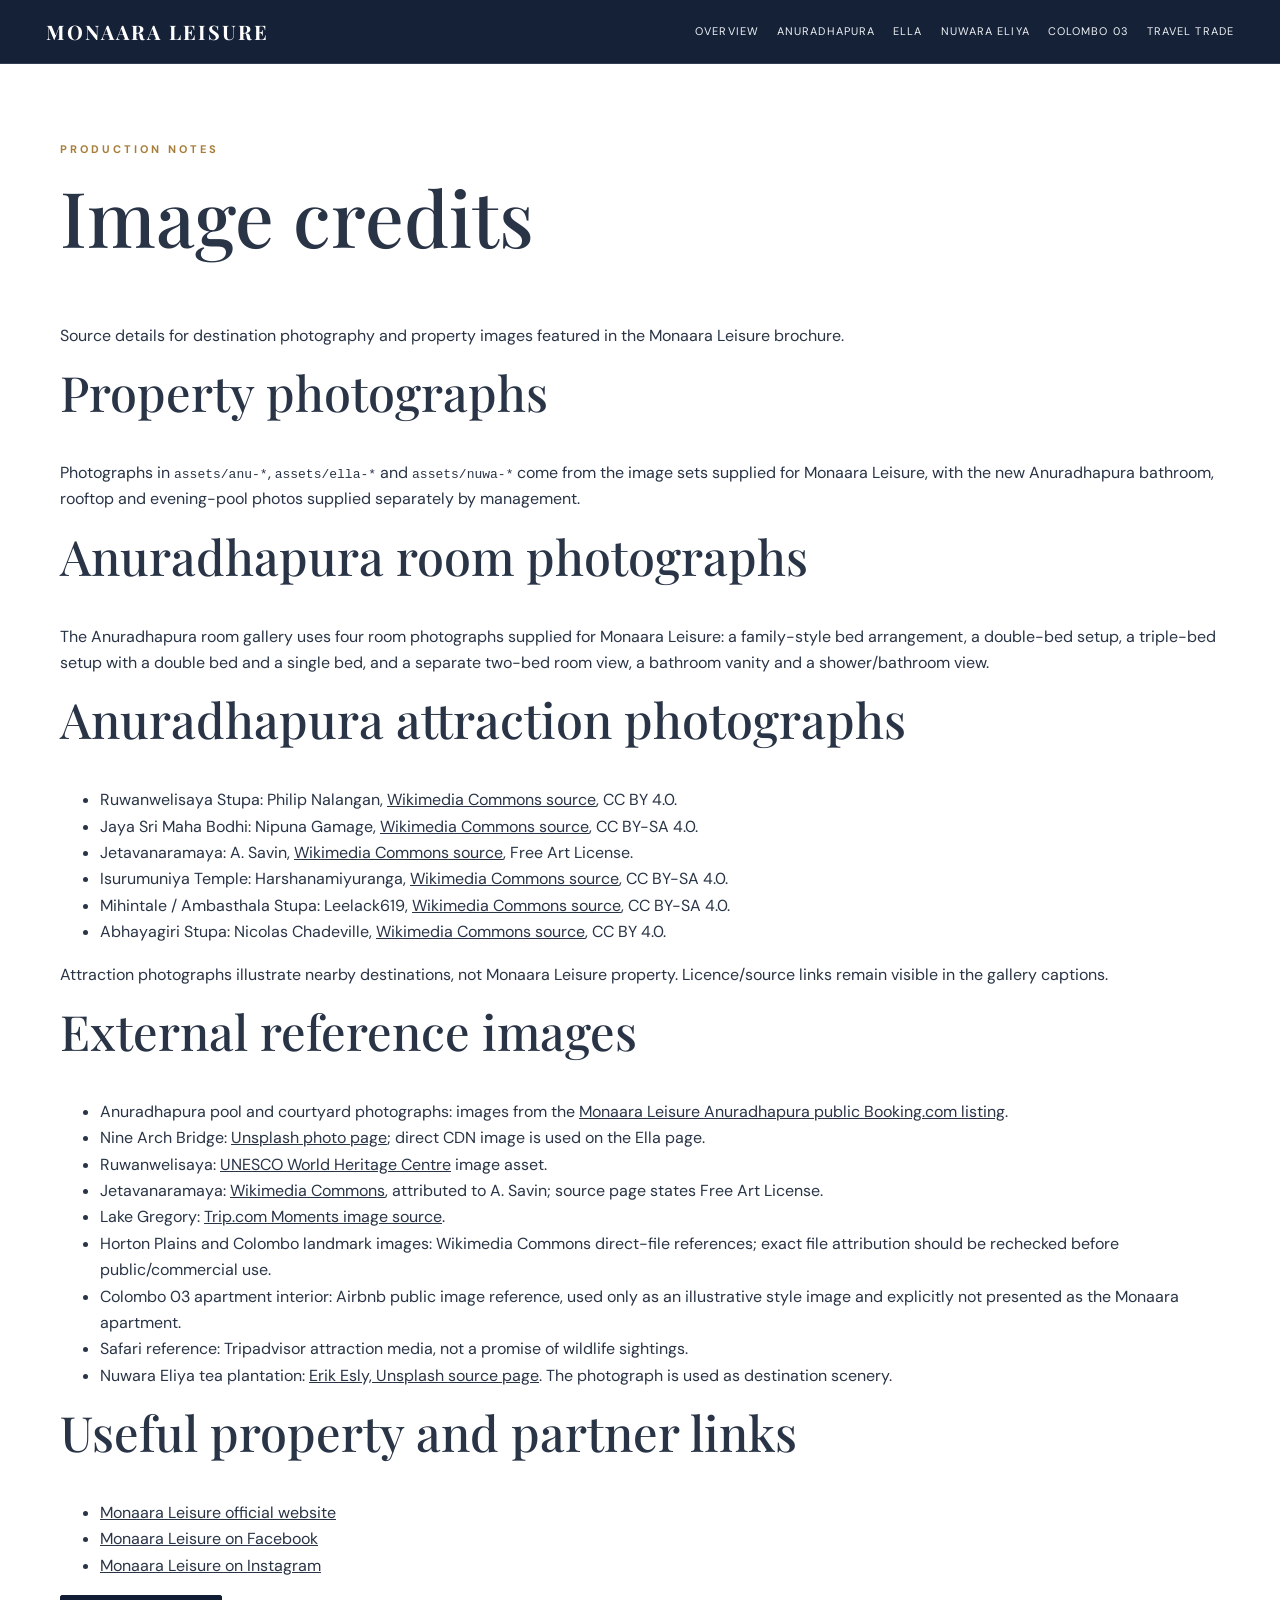
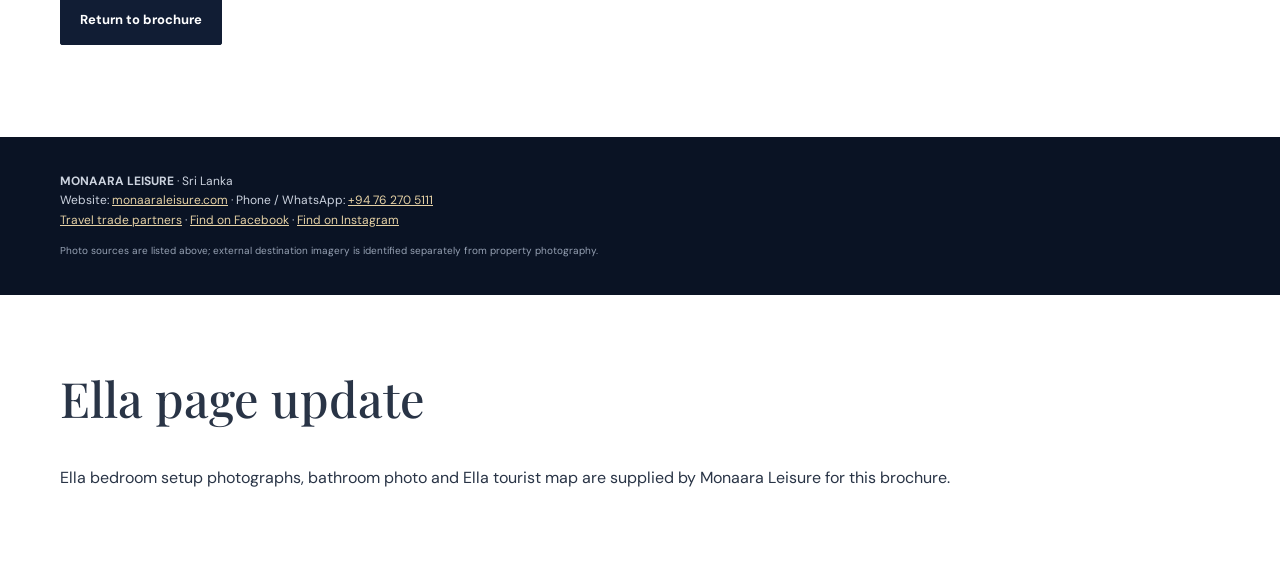
<file: image-credits.html>
<!doctype html><html lang="en"><head><meta charset="utf-8"><meta name="viewport" content="width=device-width,initial-scale=1"><title>Image credits | Monaara Leisure</title><link rel="stylesheet" href="styles.css"></head><body><header class="site-nav"><div class="nav-inner"><a class="brand" href="index.html">MONAARA LEISURE</a><nav class="navlinks"><a class="" href="index.html">Overview</a><a class="" href="anuradhapura.html">Anuradhapura</a><a class="" href="ella.html">Ella</a><a class="" href="nuwara-eliya.html">Nuwara Eliya</a><a class="" href="colombo-03.html">Colombo 03</a><a class="" href="travel-trade.html">Travel Trade</a></nav></div></header><section><div class="wrap"><div class="eyebrow">Production notes</div><h1>Image credits</h1><p>Source details for destination photography and property images featured in the Monaara Leisure brochure.</p><h2>Property photographs</h2><p>Photographs in <code>assets/anu-*</code>, <code>assets/ella-*</code> and <code>assets/nuwa-*</code> come from the image sets supplied for Monaara Leisure, with the new Anuradhapura bathroom, rooftop and evening-pool photos supplied separately by management.</p><h2>Anuradhapura room photographs</h2><p>The Anuradhapura room gallery uses four room photographs supplied for Monaara Leisure: a family-style bed arrangement, a double-bed setup, a triple-bed setup with a double bed and a single bed, and a separate two-bed room view, a bathroom vanity and a shower/bathroom view.</p><h2>Anuradhapura attraction photographs</h2><ul><li>Ruwanwelisaya Stupa: Philip Nalangan, <a href="https://commons.wikimedia.org/wiki/File:Ruwanwelisaya_Stupa_Anuradhapura.jpg">Wikimedia Commons source</a>, CC BY 4.0.</li><li>Jaya Sri Maha Bodhi: Nipuna Gamage, <a href="https://commons.wikimedia.org/wiki/File:Jaya_Sri_Maha_Bodhi_-_Anuradhapura.jpg">Wikimedia Commons source</a>, CC BY-SA 4.0.</li><li>Jetavanaramaya: A. Savin, <a href="https://commons.wikimedia.org/wiki/File:SL_Anuradhapura_asv2020-01_img24_Jetavanaramaya_Stupa.jpg">Wikimedia Commons source</a>, Free Art License.</li><li>Isurumuniya Temple: Harshanamiyuranga, <a href="https://commons.wikimedia.org/wiki/File:Isurumuniya.jpg">Wikimedia Commons source</a>, CC BY-SA 4.0.</li><li>Mihintale / Ambasthala Stupa: Leelack619, <a href="https://commons.wikimedia.org/wiki/File:Mihinthale.jpg">Wikimedia Commons source</a>, CC BY-SA 4.0.</li><li>Abhayagiri Stupa: Nicolas Chadeville, <a href="https://commons.wikimedia.org/wiki/File:The_Abhayagiri_Dagoba_(stupa)_in_Anuradhapura,_Sri_Lanka.jpg">Wikimedia Commons source</a>, CC BY 4.0.</li></ul><p>Attraction photographs illustrate nearby destinations, not Monaara Leisure property. Licence/source links remain visible in the gallery captions.</p><h2>External reference images</h2><ul><li>Anuradhapura pool and courtyard photographs: images from the <a href="https://www.booking.com/hotel/lk/monaara-hotels.en-gb.html" target="_blank" rel="noopener">Monaara Leisure Anuradhapura public Booking.com listing</a>.</li><li>Nine Arch Bridge: <a href="https://unsplash.com/photos/train-railway-BZ3aE3ouAfc">Unsplash photo page</a>; direct CDN image is used on the Ella page.</li><li>Ruwanwelisaya: <a href="https://whc.unesco.org/">UNESCO World Heritage Centre</a> image asset.</li><li>Jetavanaramaya: <a href="https://commons.wikimedia.org/wiki/File:SL_Anuradhapura_asv2020-01_img24_Jetavanaramaya_Stupa.jpg">Wikimedia Commons</a>, attributed to A. Savin; source page states Free Art License.</li><li>Lake Gregory: <a href="https://www.trip.com/moments/detail/nuwara-eliya-district-23067-123440865/">Trip.com Moments image source</a>.</li><li>Horton Plains and Colombo landmark images: Wikimedia Commons direct-file references; exact file attribution should be rechecked before public/commercial use.</li><li>Colombo 03 apartment interior: Airbnb public image reference, used only as an illustrative style image and explicitly not presented as the Monaara apartment.</li><li>Safari reference: Tripadvisor attraction media, not a promise of wildlife sightings.</li><li>Nuwara Eliya tea plantation: <a href="https://unsplash.com/photos/lush-green-tea-plantation-on-a-misty-hillside-ZWdrM9IBBIE" target="_blank" rel="noopener">Erik Esly, Unsplash source page</a>. The photograph is used as destination scenery.</li></ul><h2>Useful property and partner links</h2><ul><li><a href="https://monaaraleisure.com/" target="_blank" rel="noopener">Monaara Leisure official website</a></li><li><a href="https://www.facebook.com/monaaraleisure/" target="_blank" rel="noopener">Monaara Leisure on Facebook</a></li><li><a href="https://www.instagram.com/monaaraleisure/" target="_blank" rel="noopener">Monaara Leisure on Instagram</a></li></ul><p><a class="button dark" href="index.html">Return to brochure</a></p></div></section><footer class="footer"><div class="wrap"><b>MONAARA LEISURE</b> · Sri Lanka<br>Website: <a href="https://monaaraleisure.com/" target="_blank" rel="noopener">monaaraleisure.com</a> · Phone / WhatsApp: <a href="https://wa.me/94762705111">+94 76 270 5111</a><br><a href="travel-trade.html">Travel trade partners</a> · <a href="https://www.facebook.com/monaaraleisure/" target="_blank" rel="noopener">Find on Facebook</a> · <a href="https://www.instagram.com/monaaraleisure/" target="_blank" rel="noopener">Find on Instagram</a><small>Photo sources are listed above; external destination imagery is identified separately from property photography.</small></div></footer><section class="wrap"><h2>Ella page update</h2><p>Ella bedroom setup photographs, bathroom photo and Ella tourist map are supplied by Monaara Leisure for this brochure.</p></section></body></html>
</file>
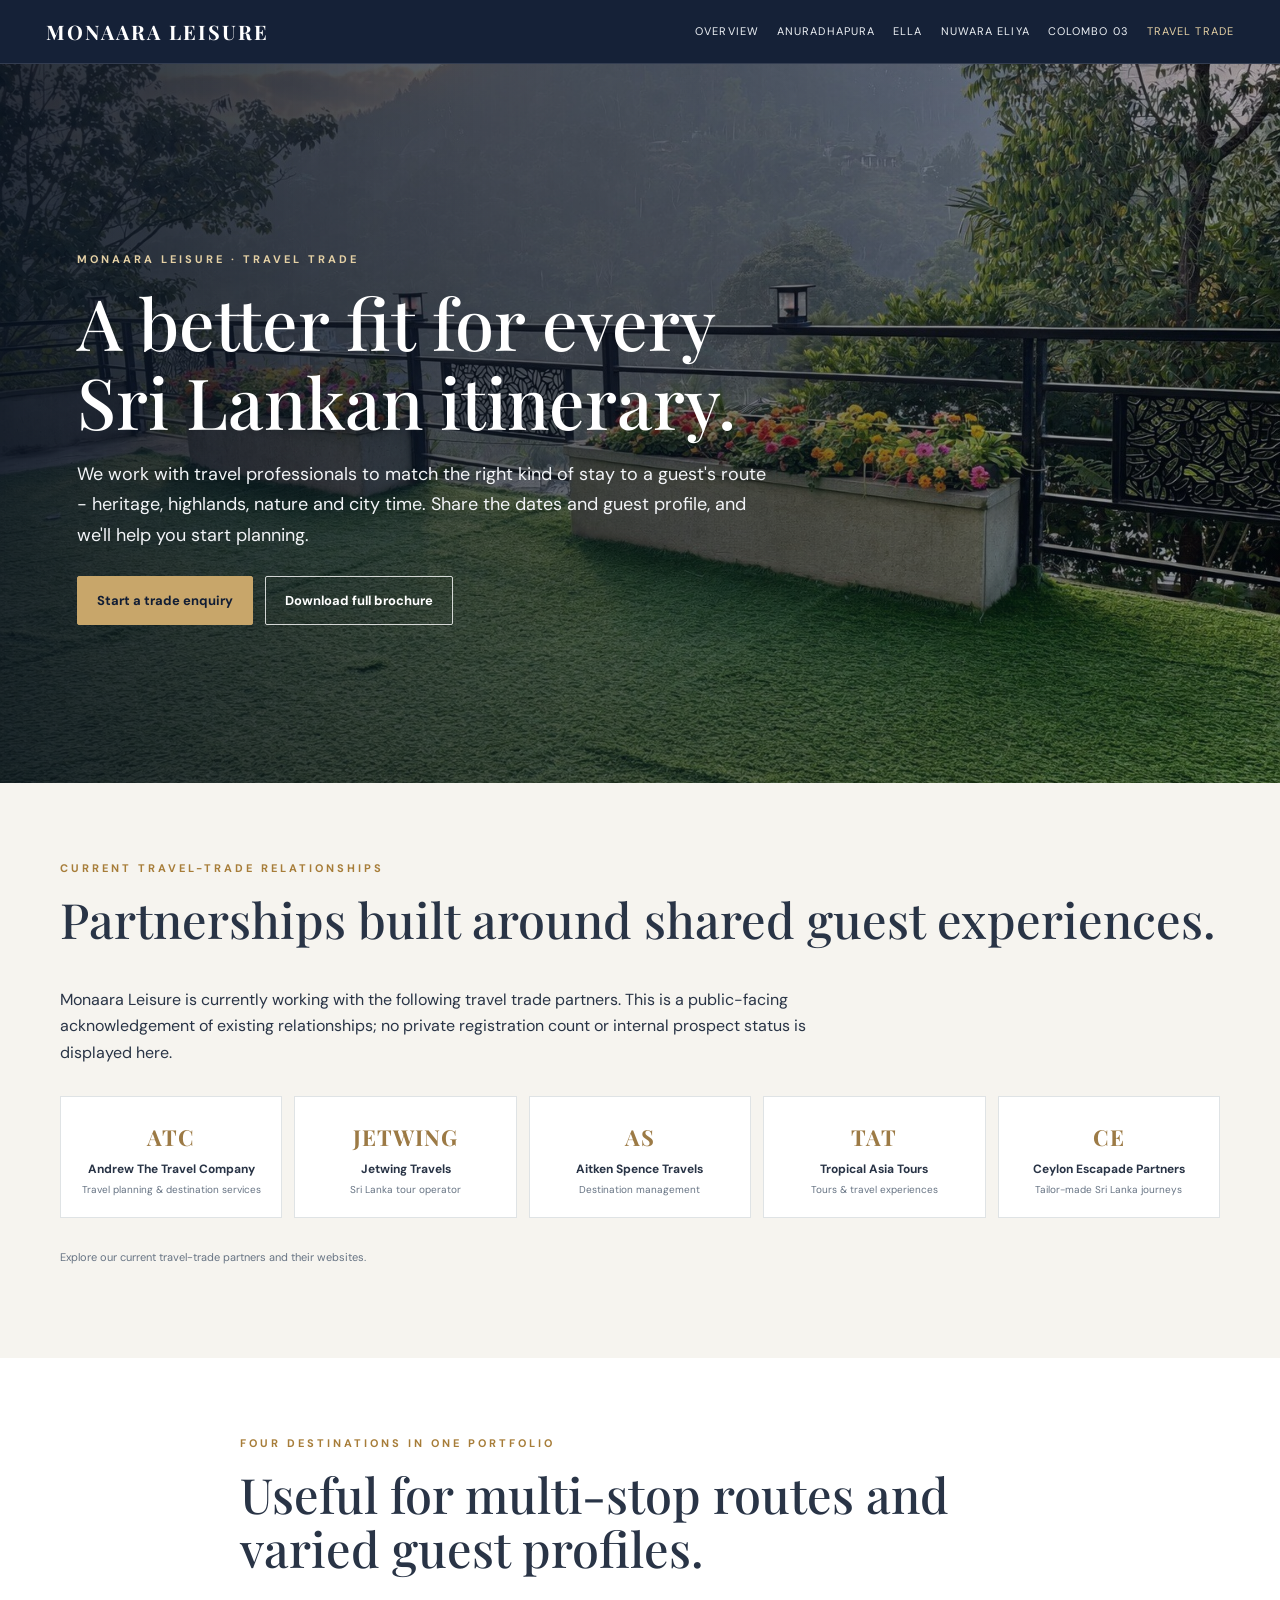
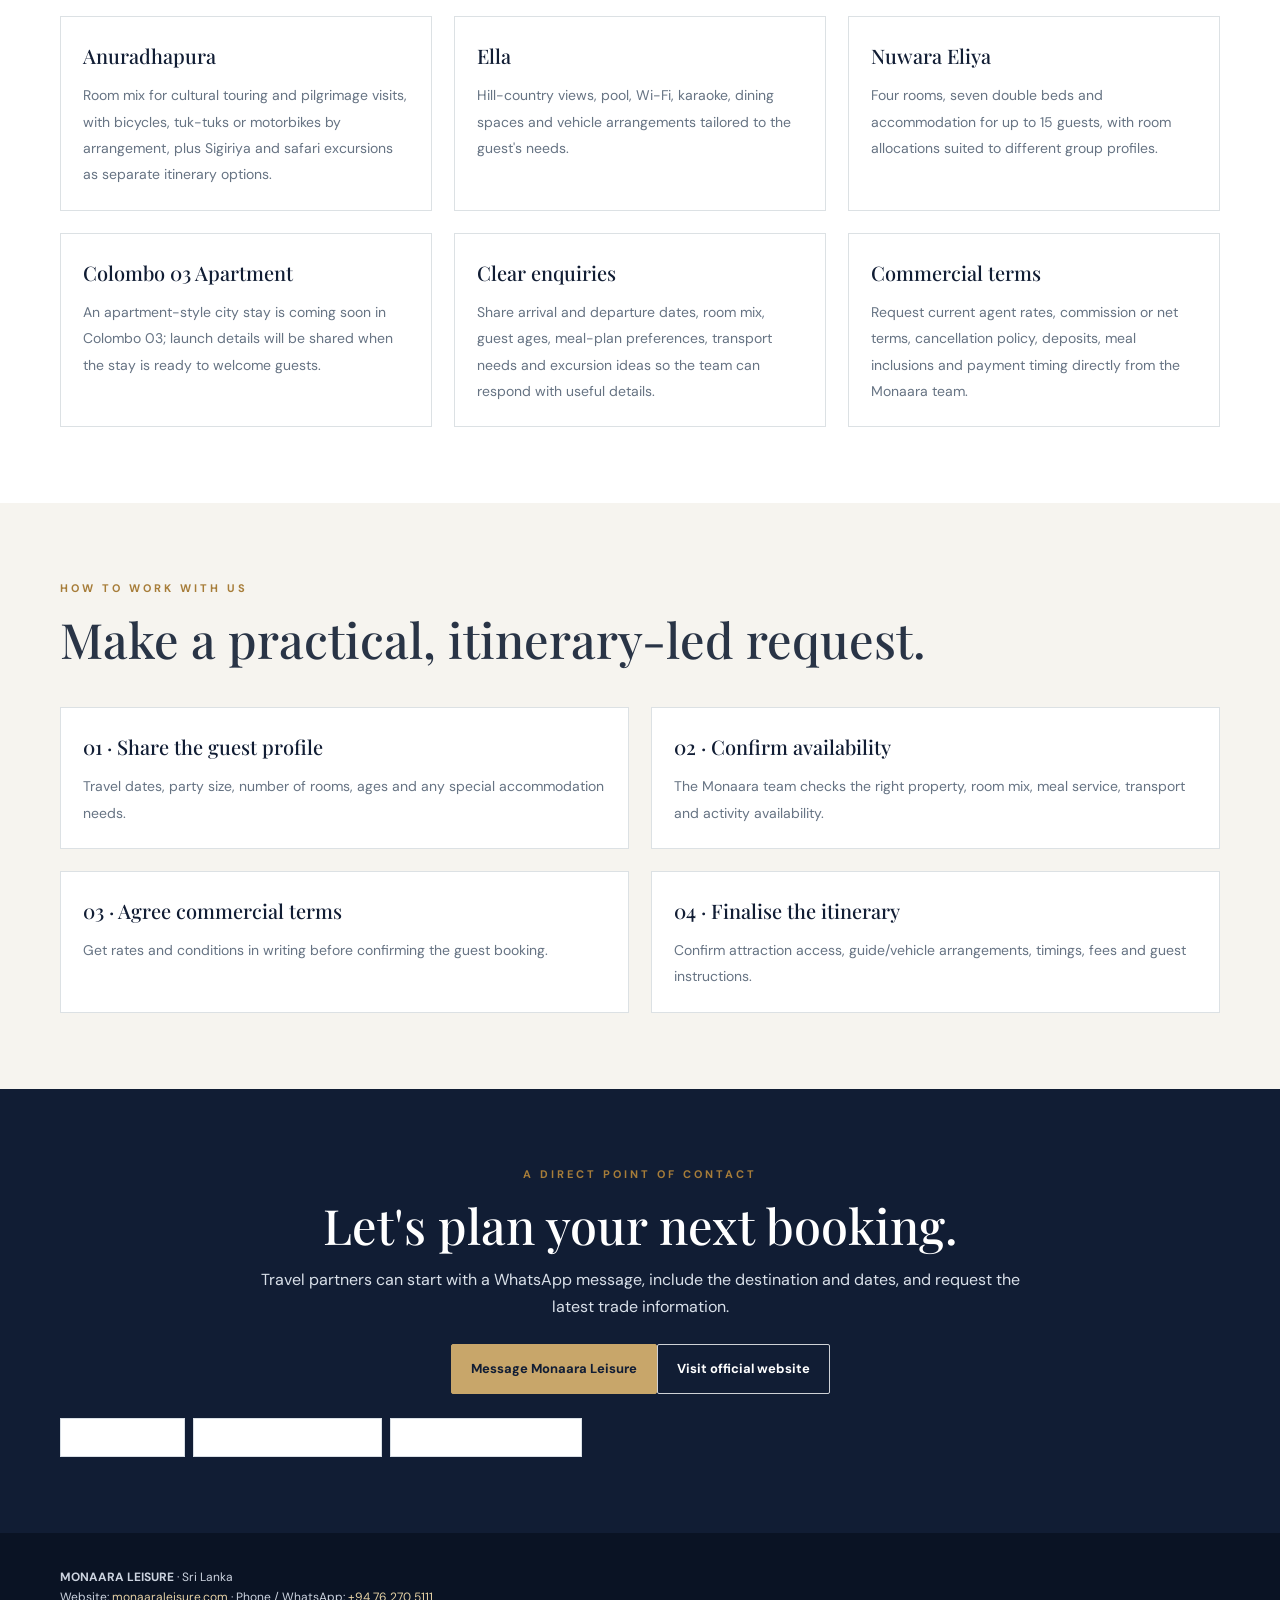
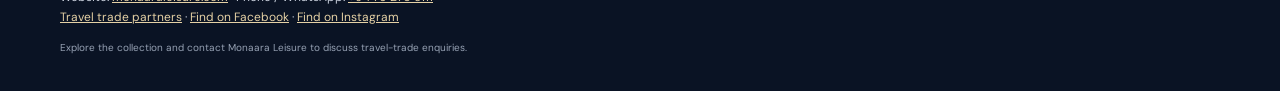
<file: travel-trade.html>
<!doctype html><html lang="en"><head><meta charset="utf-8"><meta name="viewport" content="width=device-width,initial-scale=1"><meta name="description" content="Travel-trade page for Monaara Leisure with current agency partners, enquiry process and four-property overview."><title>Travel Trade | Monaara Leisure</title><link rel="stylesheet" href="styles.css"><meta name="theme-color" content="#111d34"></head><body><header class="site-nav"><div class="nav-inner"><a class="brand" href="index.html">MONAARA LEISURE</a><nav class="navlinks"><a class="" href="index.html">Overview</a><a class="" href="anuradhapura.html">Anuradhapura</a><a class="" href="ella.html">Ella</a><a class="" href="nuwara-eliya.html">Nuwara Eliya</a><a class="" href="colombo-03.html">Colombo 03</a><a class="active" href="travel-trade.html">Travel Trade</a></nav></div></header><section class="hero page-hero" style="background-image:linear-gradient(90deg,rgba(5,14,28,.86),rgba(5,14,28,.3)),url('assets/ella-terrace.jpg');background-size:cover;background-position:center"><div class="hero-inner"><div class="eyebrow">Monaara Leisure · Travel trade</div><h1>A better fit for every Sri Lankan itinerary.</h1><p>We work with travel professionals to match the right kind of stay to a guest's route - heritage, highlands, nature and city time. Share the dates and guest profile, and we'll help you start planning.</p><div class="hero-ctas"><a class="button" href="https://wa.me/94762705111?text=Hello%20Monaara%20Leisure%2C%20I%20am%20a%20travel%20trade%20partner%20and%20would%20like%20to%20discuss%20an%20enquiry.">Start a trade enquiry</a><a class="button secondary" href="downloads/Monaara_Leisure_Comprehensive_Trade_Brochure.pdf">Download full brochure</a></div></div></section>
<section class="intro"><div class="wrap"><div class="eyebrow">Current travel-trade relationships</div><h2>Partnerships built around shared guest experiences.</h2><p>Monaara Leisure is currently working with the following travel trade partners. This is a public-facing acknowledgement of existing relationships; no private registration count or internal prospect status is displayed here.</p><div class="partner-strip"><a class="partner" href="https://andrewstrav.com/" target="_blank" rel="noopener"><span class="monogram">ATC</span><strong>Andrew The Travel Company</strong><span>Travel planning & destination services</span></a><a class="partner" href="https://jetwingtravels.com/" target="_blank" rel="noopener"><span class="monogram">JETWING</span><strong>Jetwing Travels</strong><span>Sri Lanka tour operator</span></a><a class="partner" href="https://www.aitkenspencetravels.com/" target="_blank" rel="noopener"><span class="monogram">AS</span><strong>Aitken Spence Travels</strong><span>Destination management</span></a><a class="partner" href="https://tropicalasiatours.com/" target="_blank" rel="noopener"><span class="monogram">TAT</span><strong>Tropical Asia Tours</strong><span>Tours & travel experiences</span></a><a class="partner" href="https://ceylonescapade.com/" target="_blank" rel="noopener"><span class="monogram">CE</span><strong>Ceylon Escapade Partners</strong><span>Tailor-made Sri Lanka journeys</span></a></div><p class="fine-print">Explore our current travel-trade partners and their websites.</p></div></section>
<section><div class="wrap"><div class="section-head"><div class="eyebrow">Four destinations in one portfolio</div><h2>Useful for multi-stop routes and varied guest profiles.</h2></div><div class="grid three"><div class="feature"><b>Anuradhapura</b><span>Room mix for cultural touring and pilgrimage visits, with bicycles, tuk-tuks or motorbikes by arrangement, plus Sigiriya and safari excursions as separate itinerary options.</span></div><div class="feature"><b>Ella</b><span>Hill-country views, pool, Wi-Fi, karaoke, dining spaces and vehicle arrangements tailored to the guest's needs.</span></div><div class="feature"><b>Nuwara Eliya</b><span>Four rooms, seven double beds and accommodation for up to 15 guests, with room allocations suited to different group profiles.</span></div><div class="feature"><b>Colombo 03 Apartment</b><span>An apartment-style city stay is coming soon in Colombo 03; launch details will be shared when the stay is ready to welcome guests.</span></div><div class="feature"><b>Clear enquiries</b><span>Share arrival and departure dates, room mix, guest ages, meal-plan preferences, transport needs and excursion ideas so the team can respond with useful details.</span></div><div class="feature"><b>Commercial terms</b><span>Request current agent rates, commission or net terms, cancellation policy, deposits, meal inclusions and payment timing directly from the Monaara team.</span></div></div></div></section>
<section class="intro"><div class="wrap"><div class="eyebrow">How to work with us</div><h2>Make a practical, itinerary-led request.</h2><div class="grid"><div class="feature"><b>01 · Share the guest profile</b><span>Travel dates, party size, number of rooms, ages and any special accommodation needs.</span></div><div class="feature"><b>02 · Confirm availability</b><span>The Monaara team checks the right property, room mix, meal service, transport and activity availability.</span></div><div class="feature"><b>03 · Agree commercial terms</b><span>Get rates and conditions in writing before confirming the guest booking.</span></div><div class="feature"><b>04 · Finalise the itinerary</b><span>Confirm attraction access, guide/vehicle arrangements, timings, fees and guest instructions.</span></div></div></div></section>
<section class="cta"><div class="wrap"><div class="eyebrow">A direct point of contact</div><h2>Let's plan your next booking.</h2><p>Travel partners can start with a WhatsApp message, include the destination and dates, and request the latest trade information.</p><a class="button" href="https://wa.me/94762705111?text=Hello%20Monaara%20Leisure%2C%20I%20am%20a%20travel%20trade%20partner%20and%20would%20like%20to%20discuss%20an%20enquiry.">Message Monaara Leisure</a><a class="button secondary" href="https://monaaraleisure.com/" target="_blank" rel="noopener">Visit official website</a><div style="margin-top:24px"><div class="social-links"><a href="https://monaaraleisure.com/" target="_blank" rel="noopener">Official website ↗</a><a href="https://www.facebook.com/monaaraleisure/" target="_blank" rel="noopener">Find Monaara on Facebook ↗</a><a href="https://www.instagram.com/monaaraleisure/" target="_blank" rel="noopener">Find Monaara on Instagram ↗</a></div></div></div></section><footer class="footer"><div class="wrap"><b>MONAARA LEISURE</b> · Sri Lanka<br>Website: <a href="https://monaaraleisure.com/" target="_blank" rel="noopener">monaaraleisure.com</a> · Phone / WhatsApp: <a href="https://wa.me/94762705111">+94 76 270 5111</a><br><a href="travel-trade.html">Travel trade partners</a> · <a href="https://www.facebook.com/monaaraleisure/" target="_blank" rel="noopener">Find on Facebook</a> · <a href="https://www.instagram.com/monaaraleisure/" target="_blank" rel="noopener">Find on Instagram</a><small>Explore the collection and contact Monaara Leisure to discuss travel-trade enquiries.</small></div></footer></body></html>
</file>
<file: styles.css>
@import url('https://fonts.googleapis.com/css2?family=DM+Sans:wght@400;500;600;700&family=Playfair+Display:wght@500;600;700&display=swap');
:root{--navy:#111d34;--navy2:#1d2c47;--gold:#c8a66a;--gold2:#e5d1a5;--paper:#f6f4ef;--ink:#293446;--muted:#667383;--line:#dce1e4;--green:#e7eee7;--white:#fff;--shadow:0 18px 45px rgba(15,29,52,.13)}*{box-sizing:border-box}html{scroll-behavior:smooth}body{margin:0;color:var(--ink);background:#fff;font-family:'DM Sans',Arial,sans-serif;line-height:1.65}a{color:inherit}img{max-width:100%;display:block}h1,h2,h3,h4{font-family:'Playfair Display',Georgia,serif;font-weight:500;line-height:1.12;margin-top:0}h1{font-size:clamp(2.8rem,6vw,5.8rem)}h2{font-size:clamp(2rem,3.8vw,3.2rem)}h3{font-size:1.65rem}p{margin:0 0 1rem}.site-nav{position:sticky;z-index:50;top:0;background:rgba(17,29,52,.98);color:#fff;border-bottom:1px solid rgba(255,255,255,.13);backdrop-filter:blur(10px)}.nav-inner{max-width:1240px;margin:auto;padding:15px 26px;display:flex;align-items:center;justify-content:space-between;gap:26px}.brand{font-family:'Playfair Display',serif;font-weight:700;letter-spacing:2px;font-size:20px;text-decoration:none;white-space:nowrap}.navlinks{display:flex;gap:18px;align-items:center;flex-wrap:wrap}.navlinks a{text-decoration:none;font-size:11px;letter-spacing:1.1px;text-transform:uppercase;color:#edf1f5}.navlinks a:hover,.navlinks a.active{color:var(--gold2)}.wrap{width:min(1160px,92vw);margin:auto}.eyebrow{text-transform:uppercase;letter-spacing:3px;font-size:11px;font-weight:700;color:#a77d39;margin-bottom:15px}.muted{color:var(--muted)}.hero{position:relative;min-height:530px;display:flex;align-items:end;color:#fff;overflow:hidden;background:var(--navy)}.home-hero{min-height:min(82vh,780px)}.hero-slides,.hero-slides:after{position:absolute;inset:0}.hero-slide{position:absolute;inset:0;background-position:center;background-size:cover;opacity:0;transition:opacity 1.1s ease;transform:scale(1.01)}.hero-slide.is-active{opacity:1}.hero-slides:after{content:'';position:absolute;background:linear-gradient(90deg,rgba(5,14,28,.82),rgba(5,14,28,.28) 72%),linear-gradient(0deg,rgba(5,14,28,.35),transparent 55%)}.hero-inner{position:relative;z-index:2;max-width:850px;padding:90px 6vw 82px}.hero h1{margin:8px 0 18px;max-width:850px}.hero p{font-size:18px;max-width:690px;line-height:1.7;color:#f2f4f7}.hero .eyebrow{color:var(--gold2)}.hero-ctas{display:flex;gap:12px;flex-wrap:wrap;margin-top:25px}.button{display:inline-flex;align-items:center;justify-content:center;gap:8px;background:var(--gold);color:var(--navy);border:1px solid var(--gold);padding:13px 19px;border-radius:2px;text-decoration:none;font-weight:700;font-size:13px;cursor:pointer;transition:transform .2s,background .2s}.button:hover{transform:translateY(-2px);background:var(--gold2)}.button.secondary{background:transparent;color:#fff;border-color:rgba(255,255,255,.8)}.button.ghost{background:transparent;color:var(--navy);border-color:#aeb8c5}.button.dark{background:var(--navy);color:white;border-color:var(--navy)}.slideshow-controls{position:absolute;z-index:3;right:5vw;bottom:22px;display:flex;align-items:center;gap:10px;background:rgba(13,24,42,.45);padding:7px 10px;border:1px solid rgba(255,255,255,.24);border-radius:4px}.slide-arrow,.slide-toggle,.slide-dot{color:#fff;border:1px solid rgba(255,255,255,.4);background:rgba(255,255,255,.07);cursor:pointer}.slide-arrow{width:30px;height:30px;font-size:24px;line-height:1}.slide-toggle{font-size:11px;padding:7px 10px}.slide-dots{display:flex;gap:5px}.slide-dot{width:8px;height:8px;border-radius:100%;padding:0}.slide-dot.is-active{background:var(--gold);border-color:var(--gold)}section{padding:76px 0}.intro{background:var(--paper)}.intro .wrap>p,.section-head p{max-width:800px}.center{text-align:center}.section-head{max-width:800px;margin:0 auto 36px}.section-head.center{ text-align:center}.subnav,.pillrow{display:flex;gap:8px;flex-wrap:wrap;margin-top:18px}.tag,.pill{font-size:11px;letter-spacing:.5px;background:#edf0f1;border:1px solid #e0e4e5;border-radius:30px;padding:7px 11px}.grid{display:grid;grid-template-columns:repeat(2,minmax(0,1fr));gap:22px}.grid.three{grid-template-columns:repeat(3,minmax(0,1fr))}.property-card{background:#fff;border:1px solid #e3e5e4;box-shadow:0 7px 22px rgba(16,29,49,.05);overflow:hidden;display:flex;flex-direction:column}.property-card>img{width:100%;height:275px;object-fit:cover;background:var(--paper)}.property-card .body{padding:26px;display:flex;flex-direction:column;align-items:flex-start;height:100%}.property-card .body p{color:var(--muted)}.property-card .button{margin-top:auto}.label{font-size:11px;letter-spacing:2px;text-transform:uppercase;color:#a17b40}.property-card h3{margin:8px 0 10px}.feature{padding:22px;background:#fff;border:1px solid var(--line);min-height:140px}.feature b{display:block;font-family:'Playfair Display',serif;font-size:20px;font-weight:500;margin-bottom:10px;color:var(--navy)}.feature span{font-size:14px;color:var(--muted)}.details{display:grid;grid-template-columns:1fr 1.08fr;gap:44px;align-items:start}.details .copy{padding:18px 0}.details .copy p{color:var(--muted)}.gallery{display:grid;grid-template-columns:repeat(2,1fr);gap:10px}.gallery img{width:100%;height:190px;object-fit:cover;background:var(--paper)}.gallery img:first-child{grid-column:span 2;height:310px}.rooms{width:100%;border-collapse:collapse;margin:25px 0 15px;font-size:14px}.rooms th{background:var(--navy);color:#fff;text-align:left;font-size:11px;text-transform:uppercase;letter-spacing:1px}.rooms th,.rooms td{padding:12px 13px;border-bottom:1px solid #dfe3e7}.rooms tr:nth-child(even) td{background:#f7f7f4}.notice{padding:15px 18px;background:#fff6e4;border-left:3px solid var(--gold);font-size:13px;color:#73572b;margin-top:20px}.map-grid{display:grid;grid-template-columns:1.1fr .9fr;gap:24px;align-items:start}.map-card{border:1px solid var(--line);background:var(--paper);padding:12px}.map-card img{width:100%;height:auto;border-radius:4px}.map-card figcaption{font-size:12px;color:var(--muted);padding:10px 4px 3px}.attraction-list{display:grid;grid-template-columns:repeat(2,1fr);gap:12px}.attraction{border-bottom:1px solid var(--line);padding:14px 2px}.attraction strong{display:block;color:var(--navy);font-size:14px}.attraction p{font-size:13px;color:var(--muted);margin:5px 0 7px}.small-link{font-size:12px;color:#8a662d;text-decoration:none;border-bottom:1px solid #d5c2a0}.external-gallery{display:grid;grid-template-columns:repeat(3,1fr);gap:14px}.external-gallery figure{margin:0;background:#fff;border:1px solid var(--line)}.external-gallery img{width:100%;height:180px;object-fit:cover;background:var(--paper)}.external-gallery figcaption{font-size:11px;color:var(--muted);padding:10px}.rating-row{display:grid;grid-template-columns:repeat(2,1fr);gap:14px;margin:22px 0}.rating-card{border:1px solid var(--line);padding:18px;background:#fff}.rating-card .score{font-family:'Playfair Display',serif;font-size:33px;color:var(--navy);display:block}.rating-card small{color:var(--muted)}.rating-card a{display:inline-block;margin-top:8px;color:#96703a;font-size:12px}.partner-strip{display:grid;grid-template-columns:repeat(5,minmax(0,1fr));gap:12px;margin:30px 0}.partner{background:#fff;border:1px solid #dfe3e5;min-height:104px;padding:18px 12px;display:flex;flex-direction:column;justify-content:center;text-align:center;text-decoration:none}.partner .monogram{font-family:'Playfair Display',serif;font-size:22px;font-weight:700;color:#9c7a45;letter-spacing:1px}.partner strong{font-size:12px;line-height:1.3;margin-top:7px}.partner span{font-size:10px;color:var(--muted);margin-top:4px}.cta{background:var(--navy);color:#fff;text-align:center}.cta h2{max-width:800px;margin:0 auto 15px}.cta p{color:#d9e0e9;max-width:760px;margin:0 auto 24px}.review-links{display:flex;gap:9px;flex-wrap:wrap;margin-top:15px}.review-links a{font-size:12px;color:#946d31;text-decoration:none;border-bottom:1px solid #d9c7a4;margin-right:12px}.social-links{display:flex;gap:8px;flex-wrap:wrap;margin-top:14px}.social-links a{padding:9px 12px;border:1px solid #d9dfe5;text-decoration:none;font-size:12px;background:#fff}.footer{background:#0a1324;color:#ccd3df;padding:35px 0;font-size:12px}.footer a{color:var(--gold2)}.footer small{display:block;color:#97a2b4;margin-top:12px}.sr-only{position:absolute;width:1px;height:1px;padding:0;margin:-1px;overflow:hidden;clip:rect(0,0,0,0);white-space:nowrap;border:0}.page-hero{min-height:490px}.page-hero .hero-inner{padding-top:110px}.page-hero h1{font-size:clamp(3rem,5.5vw,5rem)}.article-links{display:flex;gap:9px;flex-wrap:wrap;margin-top:20px}.reviews-note{font-size:11px;color:var(--muted);margin-top:15px}.fine-print{font-size:11px;color:var(--muted)}
@media(max-width:900px){.details,.map-grid{grid-template-columns:1fr}.grid.three{grid-template-columns:repeat(2,minmax(0,1fr))}.partner-strip{grid-template-columns:repeat(3,minmax(0,1fr))}.nav-inner{align-items:flex-start;flex-direction:column;gap:12px}.navlinks{gap:12px}.property-card>img{height:230px}}
@media(max-width:600px){.grid,.grid.three{grid-template-columns:1fr}.hero{min-height:590px}.home-hero{min-height:700px}.hero-inner{padding:85px 22px 80px}.slideshow-controls{right:16px;bottom:15px}.gallery img{height:150px}.gallery img:first-child{height:220px}.external-gallery{grid-template-columns:1fr}.external-gallery img{height:220px}.partner-strip{grid-template-columns:repeat(2,minmax(0,1fr))}.rating-row{grid-template-columns:1fr}.attraction-list{grid-template-columns:1fr}section{padding:55px 0}.brand{font-size:18px}}
@media(prefers-reduced-motion:reduce){html{scroll-behavior:auto}.hero-slide{transition:none}.button{transition:none}}

.rate-panel{margin:38px 0 8px;padding:30px;background:#f6f4ef;border:1px solid #dce1e4;box-shadow:0 10px 26px rgba(15,29,52,.05)}.rate-panel .eyebrow{margin-bottom:10px}.rate-panel h2{font-size:clamp(1.8rem,3vw,2.6rem);margin:0 0 10px}.rate-intro{max-width:850px;color:var(--muted);margin-bottom:18px}.rate-table-wrap{width:100%;overflow-x:auto}.rate-table{width:100%;border-collapse:collapse;background:#fff;font-size:13px}.rate-table th{background:var(--navy);color:#fff;text-align:left;font-size:11px;letter-spacing:.6px;text-transform:uppercase}.rate-table th,.rate-table td{padding:12px 11px;border:1px solid #dce1e4;white-space:nowrap}.rate-table tbody tr:nth-child(even) td{background:#f8f8f6}.rate-table .room-name{white-space:normal;font-weight:600}.rate-callout{background:#fff;border-left:3px solid var(--gold);padding:14px 16px;margin-top:16px;font-size:13px;color:#5d4c31}.rate-terms{font-size:12px;color:var(--muted);margin:14px 0 0}.rate-on-request{padding:20px 22px;background:#fff;border:1px solid var(--line);max-width:640px}.rate-on-request strong{display:block;color:var(--navy);font-family:'Playfair Display',serif;font-size:22px;margin-bottom:8px}@media(max-width:600px){.rate-panel{padding:20px 14px}.rate-table{font-size:12px}.rate-table th,.rate-table td{padding:9px 8px}}

/* Anuradhapura property room and attraction galleries */
.room-gallery-section{background:#fbfaf6}
.room-photo-gallery figure img{height:245px;object-fit:cover}
.attraction-photo-gallery figure img{height:210px;object-fit:cover}
.external-gallery figcaption strong{display:inline-block;font-size:12px;color:var(--navy);margin-bottom:2px}
.external-gallery figcaption a{color:#8a662d;text-decoration:underline}
@media(max-width:900px){.room-photo-gallery figure img{height:220px}.attraction-photo-gallery figure img{height:205px}}
@media(max-width:600px){.room-photo-gallery figure img,.attraction-photo-gallery figure img{height:230px}}
</file>
